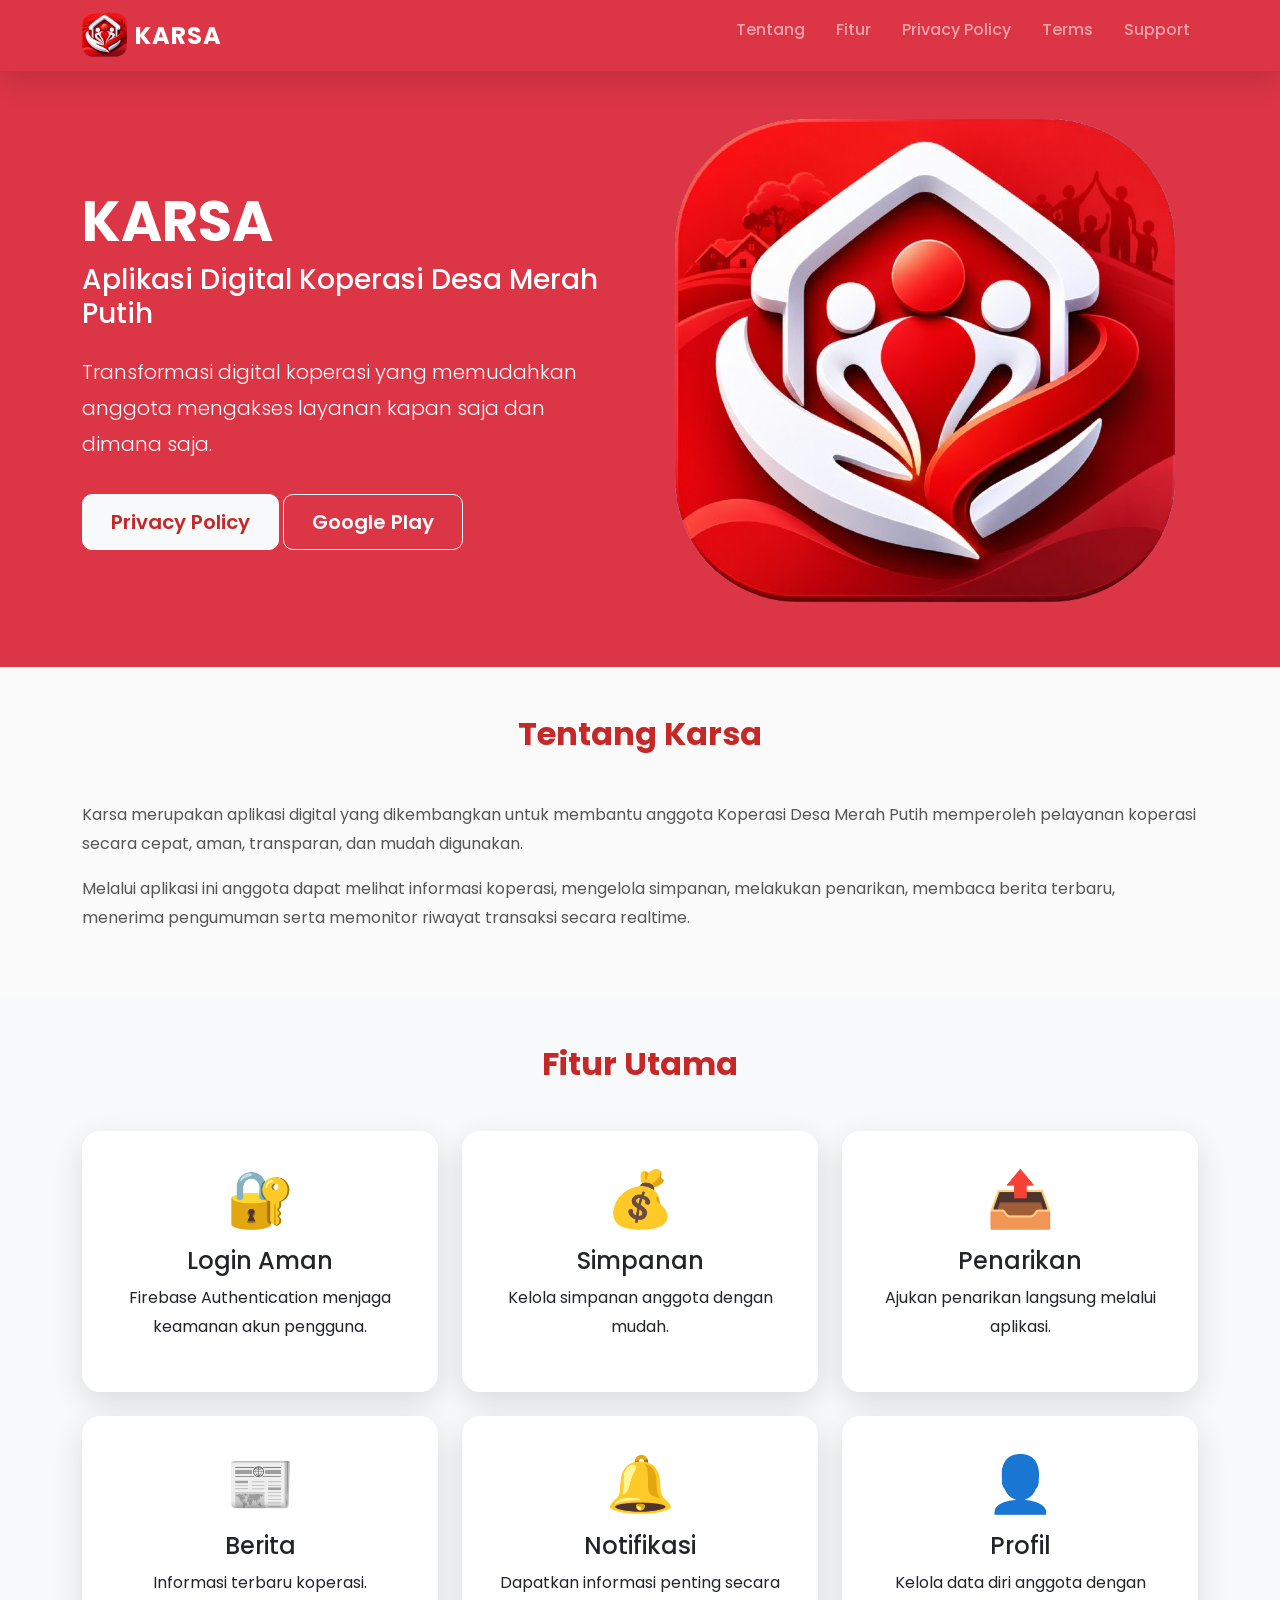
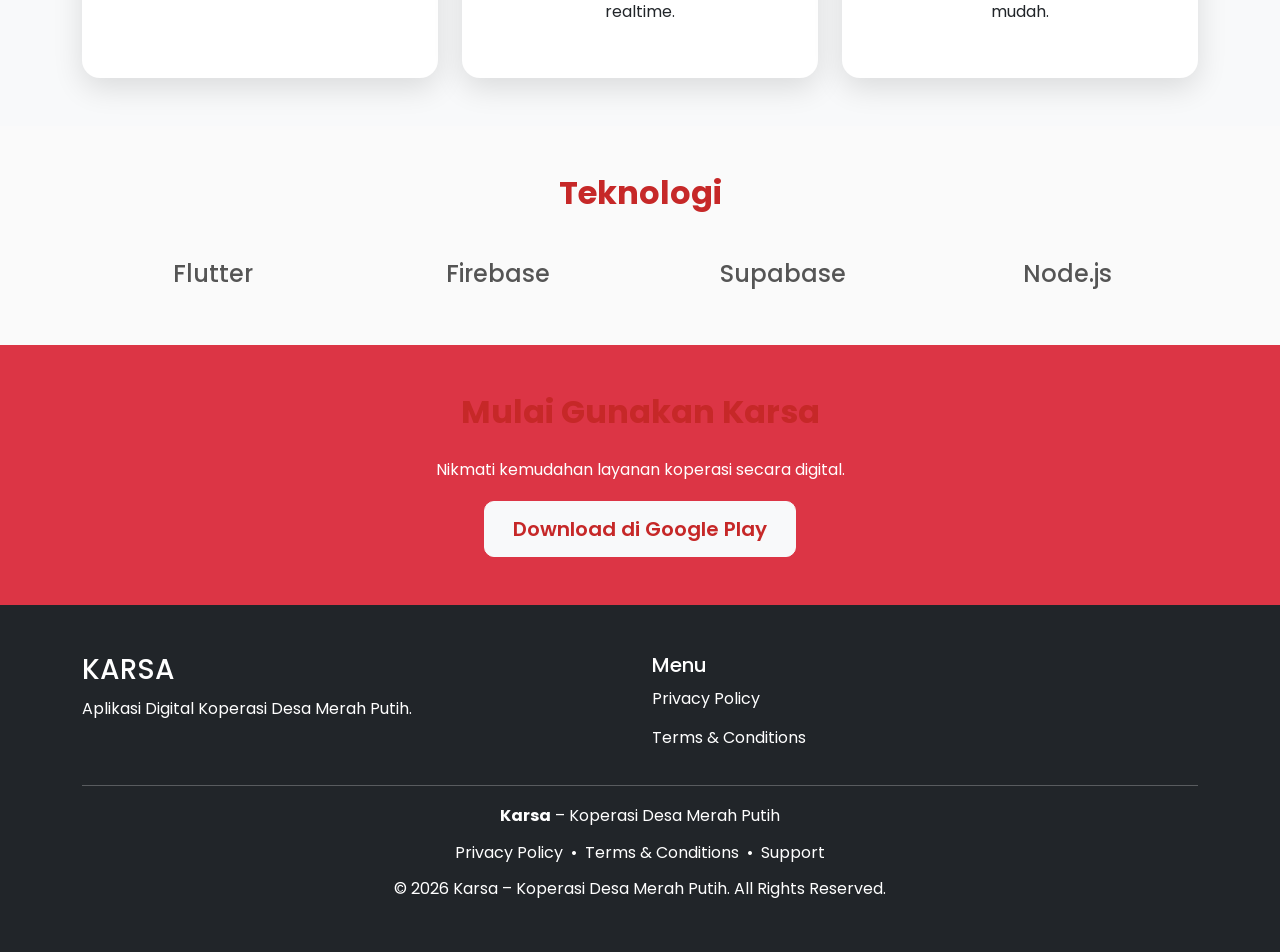
<file: index.html>
<!DOCTYPE html>
<html lang="id">

<head>

<meta charset="UTF-8">
<meta name="viewport" content="width=device-width, initial-scale=1">

<title>Karsa | Aplikasi Digital Koperasi Desa Merah Putih</title>

<meta name="description"
content="Karsa merupakan aplikasi digital Koperasi Desa Merah Putih yang memudahkan anggota dalam mengakses layanan koperasi secara cepat, aman dan transparan.">
<meta name="keywords" content="Karsa, Koperasi Desa Merah Putih, Koperasi Digital, Flutter, Firebase, Supabase">

<meta name="author" content="Koperasi Desa Merah Putih">

<meta name="theme-color" content="#C62828">

<meta property="og:title" content="Karsa">

<meta property="og:description"
content="Aplikasi Digital Koperasi Desa Merah Putih">

<meta property="og:image"
content="assets/logo.png">

<meta property="og:type"
content="website">

<meta property="og:locale"
content="id_ID">

<link rel="icon"
href="assets/logo.png">

<link rel="preconnect" href="https://fonts.googleapis.com">

<link href="https://fonts.googleapis.com/css2?family=Poppins:wght@300;400;500;600;700&display=swap" rel="stylesheet">

<link href="https://cdn.jsdelivr.net/npm/bootstrap@5.3.7/dist/css/bootstrap.min.css" rel="stylesheet">

<link rel="stylesheet" href="css/style.css">

</head>

<body>

<!-- Navbar -->

<nav class="navbar navbar-expand-lg navbar-dark bg-danger shadow">

<div class="container">

<a class="navbar-brand d-flex align-items-center" href="index.html">

<img
src="assets/logo.png"
height="45"
class="me-2"
alt="Logo Karsa - Koperasi Desa Merah Putih">

<span class="fw-bold fs-4">

KARSA

</span>

</a>

<button class="navbar-toggler"
type="button"
data-bs-toggle="collapse"
data-bs-target="#navbar">

<span class="navbar-toggler-icon"></span>

</button>

<div class="collapse navbar-collapse" id="navbar">

<ul class="navbar-nav ms-auto">

<li class="nav-item">

<a class="nav-link" href="#about">

Tentang

</a>

</li>

<li class="nav-item">

<a class="nav-link" href="#features">

Fitur

</a>

</li>

<li class="nav-item">

<a class="nav-link" href="privacy-policy.html">

Privacy Policy

</a>

</li>

<li class="nav-item">

<a class="nav-link"
href="terms-and-conditions.html">

Terms

</a>

</li>

<li class="nav-item">

<a class="nav-link"

href="support.html">

Support

</a>

</li>

</ul>

</div>

</div>

</nav>

<!-- Hero -->

<section class="bg-danger text-white py-5">

<div class="container">

<div class="row align-items-center">

<div class="col-lg-6">

<h1 class="display-4 fw-bold">

KARSA

</h1>

<h3 class="mb-4">

Aplikasi Digital

Koperasi Desa Merah Putih

</h3>

<p class="lead">

Transformasi digital koperasi yang memudahkan anggota mengakses layanan kapan saja dan dimana saja.

</p>

<a href="privacy-policy.html"
class="btn btn-light btn-lg mt-3">

Privacy Policy

</a>

<a href="#"
class="btn btn-outline-light btn-lg mt-3">

Google Play

</a>

</div>

<div class="col-lg-6 text-center">

<img
src="assets/logo.png"
class="img-fluid"
style="max-height:550px;"
alt="Preview Karsa - Aplikasi Digital Koperasi Desa Merah Putih">

</div>

</div>

</div>

</section>

<!-- About -->

<section id="about" class="py-5">

<div class="container">

<div class="row">

<div class="col-lg-12">

<h2 class="text-center mb-5">

Tentang Karsa

</h2>

<p>

Karsa merupakan aplikasi digital yang dikembangkan untuk membantu anggota Koperasi Desa Merah Putih memperoleh pelayanan koperasi secara cepat, aman, transparan, dan mudah digunakan.

</p>

<p>

Melalui aplikasi ini anggota dapat melihat informasi koperasi, mengelola simpanan, melakukan penarikan, membaca berita terbaru, menerima pengumuman serta memonitor riwayat transaksi secara realtime.

</p>

</div>

</div>

</div>

</section>

<!-- Features -->

<section id="features" class="bg-light py-5">

<div class="container">

<h2 class="text-center mb-5">

Fitur Utama

</h2>

<div class="row g-4">

<div class="col-md-4">

<div class="card border-0 shadow h-100">

<div class="card-body text-center">

<h1>🔐</h1>

<h4>Login Aman</h4>

<p>

Firebase Authentication menjaga keamanan akun pengguna.

</p>

</div>

</div>

</div>

<div class="col-md-4">

<div class="card border-0 shadow h-100">

<div class="card-body text-center">

<h1>💰</h1>

<h4>Simpanan</h4>

<p>

Kelola simpanan anggota dengan mudah.

</p>

</div>

</div>

</div>

<div class="col-md-4">

<div class="card border-0 shadow h-100">

<div class="card-body text-center">

<h1>📤</h1>

<h4>Penarikan</h4>

<p>

Ajukan penarikan langsung melalui aplikasi.

</p>

</div>

</div>

</div>

<div class="col-md-4">

<div class="card border-0 shadow h-100">

<div class="card-body text-center">

<h1>📰</h1>

<h4>Berita</h4>

<p>

Informasi terbaru koperasi.

</p>

</div>

</div>

</div>

<div class="col-md-4">

<div class="card border-0 shadow h-100">

<div class="card-body text-center">

<h1>🔔</h1>

<h4>Notifikasi</h4>

<p>

Dapatkan informasi penting secara realtime.

</p>

</div>

</div>

</div>

<div class="col-md-4">

<div class="card border-0 shadow h-100">

<div class="card-body text-center">

<h1>👤</h1>

<h4>Profil</h4>

<p>

Kelola data diri anggota dengan mudah.

</p>

</div>

</div>

</div>

</div>

</div>

</section>

<!-- Technology -->

<section class="py-5">

<div class="container">

<h2 class="text-center mb-5">

Teknologi

</h2>

<div class="row text-center">

<div class="col-md-3">

<h4>Flutter</h4>

</div>

<div class="col-md-3">

<h4>Firebase</h4>

</div>

<div class="col-md-3">

<h4>Supabase</h4>

</div>

<div class="col-md-3">

<h4>Node.js</h4>

</div>

</div>

</div>

</section>

<!-- CTA -->

<section class="bg-danger text-white py-5">

<div class="container text-center">

<h2>

Mulai Gunakan Karsa

</h2>

<p>

Nikmati kemudahan layanan koperasi secara digital.

</p>

<a href="#"
class="btn btn-light btn-lg">

Download di Google Play

</a>

</div>

</section>

<!-- Footer -->

<footer class="bg-dark text-white py-5">

<div class="container">

<div class="row">

<div class="col-md-6">

<h3>KARSA</h3>

<p>

Aplikasi Digital Koperasi Desa Merah Putih.

</p>

</div>

<div class="col-md-6">

<h5>Menu</h5>

<ul class="list-unstyled">

<li><a href="privacy-policy.html" class="text-white text-decoration-none">Privacy Policy</a></li>

<li><a href="terms-and-conditions.html" class="text-white text-decoration-none">Terms & Conditions</a></li>

</ul>

</div>

</div>

<hr>

<div class="text-center">

<div>
	<a href="index.html" class="text-white text-decoration-none fw-bold">Karsa</a> – Koperasi Desa Merah Putih
</div>

<div class="mt-2">
	<a href="privacy-policy.html" class="text-white text-decoration-none">Privacy Policy</a>
	&nbsp;•&nbsp;
	<a href="terms-and-conditions.html" class="text-white text-decoration-none">Terms & Conditions</a>
	&nbsp;•&nbsp;
	<a href="support.html" class="text-white text-decoration-none">Support</a>
</div>

<div class="mt-2">© 2026 Karsa – Koperasi Desa Merah Putih. All Rights Reserved.</div>

</div>

</div>

</footer>

<script src="https://cdn.jsdelivr.net/npm/bootstrap@5.3.7/dist/js/bootstrap.bundle.min.js"></script>

</body>

</html>
</file>
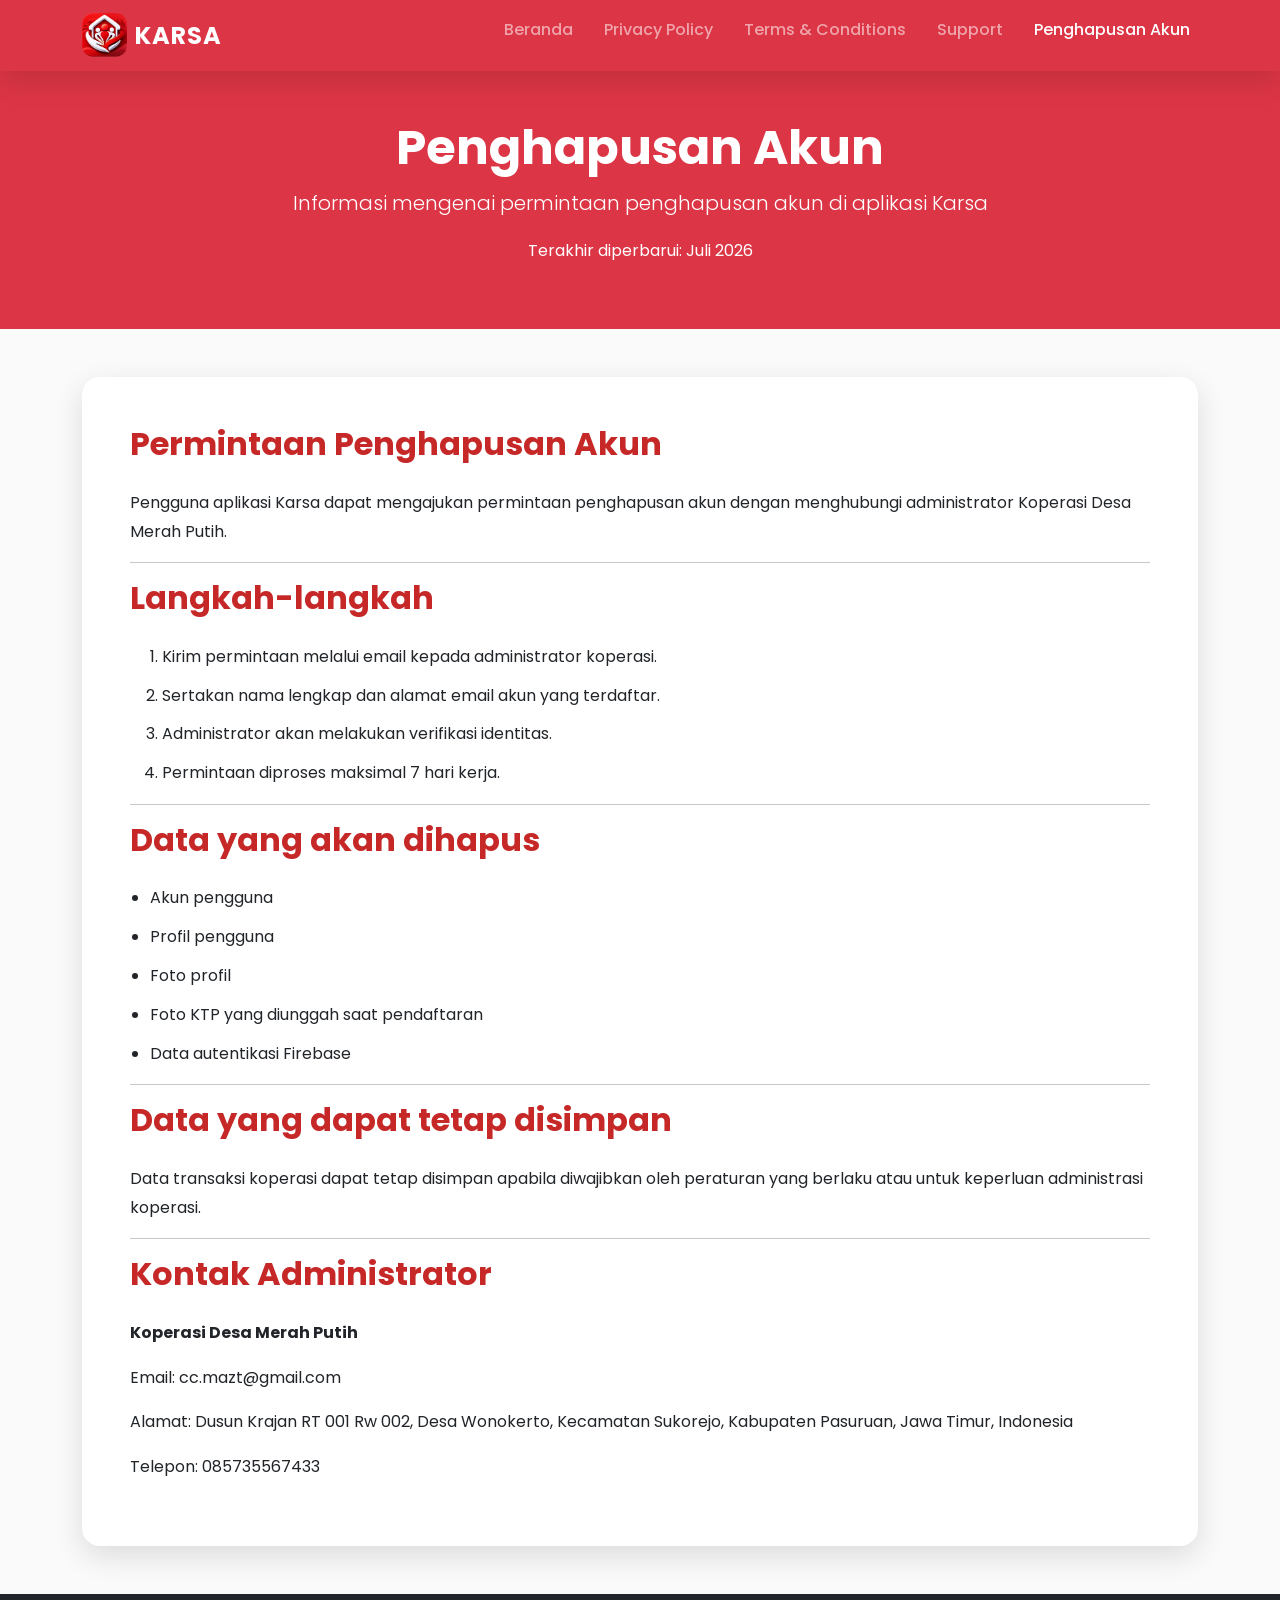
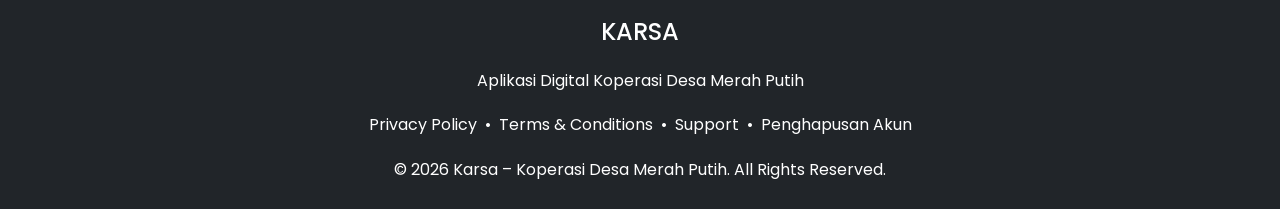
<file: account-deletion.html>
<!DOCTYPE html>
<html lang="id">

<head>

<meta charset="UTF-8">
<meta name="viewport" content="width=device-width, initial-scale=1">

<title>Penghapusan Akun | Karsa</title>

<meta name="description"
content="Informasi mengenai penghapusan akun aplikasi Karsa.">

<meta name="author" content="Koperasi Desa Merah Putih">

<meta name="theme-color" content="#C62828">

<link rel="preconnect" href="https://fonts.googleapis.com">

<link href="https://fonts.googleapis.com/css2?family=Poppins:wght@300;400;500;600;700&display=swap" rel="stylesheet">

<link href="https://cdn.jsdelivr.net/npm/bootstrap@5.3.7/dist/css/bootstrap.min.css" rel="stylesheet">

<link rel="stylesheet" href="css/style.css">

<link rel="icon" href="assets/logo.png">

</head>

<body>

<nav class="navbar navbar-expand-lg navbar-dark bg-danger shadow">

<div class="container">

<a class="navbar-brand d-flex align-items-center" href="index.html">

<img
src="assets/logo.png"
height="45"
class="me-2"
alt="Logo Karsa - Koperasi Desa Merah Putih">

<span class="fw-bold fs-4">

KARSA

</span>

</a>

<button class="navbar-toggler"
type="button"
data-bs-toggle="collapse"
data-bs-target="#navbar">

<span class="navbar-toggler-icon"></span>

</button>

<div class="collapse navbar-collapse" id="navbar">

<ul class="navbar-nav ms-auto">

<li class="nav-item">
<a class="nav-link" href="index.html">Beranda</a>
</li>

<li class="nav-item">
<a class="nav-link" href="privacy-policy.html">Privacy Policy</a>
</li>

<li class="nav-item">
<a class="nav-link" href="terms-and-conditions.html">Terms & Conditions</a>
</li>

<li class="nav-item">
<a class="nav-link" href="support.html">Support</a>
</li>

<li class="nav-item">
<a class="nav-link active" href="account-deletion.html">Penghapusan Akun</a>
</li>

</ul>

</div>

</div>

</nav>

<section class="bg-danger text-white py-5">

<div class="container text-center">

<h1 class="display-5 fw-bold">

Penghapusan Akun

</h1>

<p class="lead">

Informasi mengenai permintaan penghapusan akun di aplikasi Karsa

</p>

<p>

Terakhir diperbarui: Juli 2026

</p>

</div>

</section>

<section class="py-5">

<div class="container">

<div class="card border-0 shadow">

<div class="card-body p-5">

<h2>Permintaan Penghapusan Akun</h2>

<p>

Pengguna aplikasi Karsa dapat mengajukan permintaan penghapusan akun dengan menghubungi administrator Koperasi Desa Merah Putih.

</p>

<hr>

<h2>Langkah-langkah</h2>

<ol>
<li>Kirim permintaan melalui email kepada administrator koperasi.</li>
<li>Sertakan nama lengkap dan alamat email akun yang terdaftar.</li>
<li>Administrator akan melakukan verifikasi identitas.</li>
<li>Permintaan diproses maksimal 7 hari kerja.</li>
</ol>

<hr>

<h2>Data yang akan dihapus</h2>

<ul>
<li>Akun pengguna</li>
<li>Profil pengguna</li>
<li>Foto profil</li>
<li>Foto KTP yang diunggah saat pendaftaran</li>
<li>Data autentikasi Firebase</li>
</ul>

<hr>

<h2>Data yang dapat tetap disimpan</h2>

<p>

Data transaksi koperasi dapat tetap disimpan apabila diwajibkan oleh peraturan yang berlaku atau untuk keperluan administrasi koperasi.

</p>

<hr>

<h2>Kontak Administrator</h2>

<p>

<strong>Koperasi Desa Merah Putih</strong>

</p>

<p>

Email: cc.mazt@gmail.com

</p>

<p>

Alamat: Dusun Krajan RT 001 Rw 002, Desa Wonokerto, Kecamatan Sukorejo, Kabupaten Pasuruan, Jawa Timur, Indonesia

</p>

<p>

Telepon: 085735567433

</p>

</div>

</div>

</div>

</section>

<footer class="bg-dark text-white py-4">

<div class="container text-center">

<h4>KARSA</h4>

<p>

Aplikasi Digital Koperasi Desa Merah Putih

</p>

<p>

<a href="privacy-policy.html" class="text-white text-decoration-none">Privacy Policy</a>
&nbsp;•&nbsp;
<a href="terms-and-conditions.html" class="text-white text-decoration-none">Terms & Conditions</a>
&nbsp;•&nbsp;
<a href="support.html" class="text-white text-decoration-none">Support</a>
&nbsp;•&nbsp;
<a href="account-deletion.html" class="text-white text-decoration-none">Penghapusan Akun</a>

</p>

<div class="mt-2">© 2026 Karsa – Koperasi Desa Merah Putih. All Rights Reserved.</div>

</div>

</footer>

<script src="https://cdn.jsdelivr.net/npm/bootstrap@5.3.7/dist/js/bootstrap.bundle.min.js"></script>

</body>

</html>
</file>
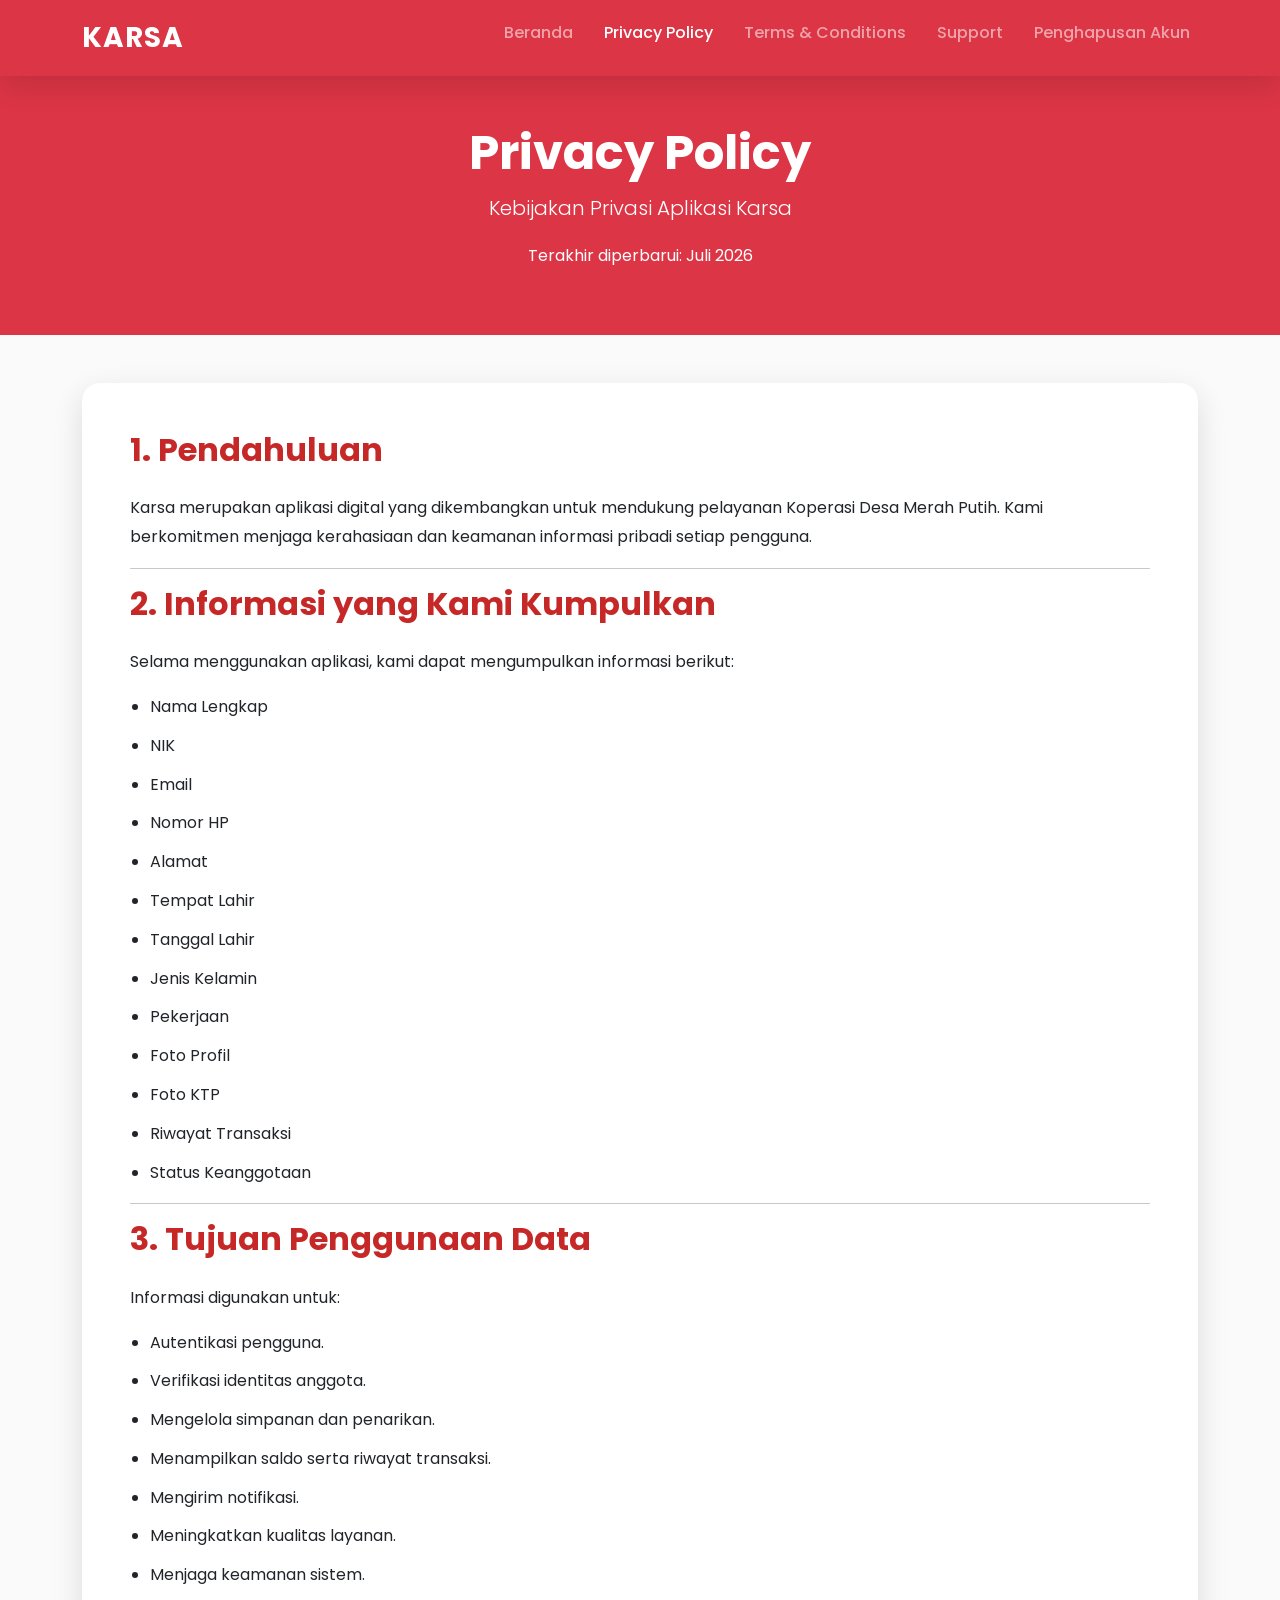
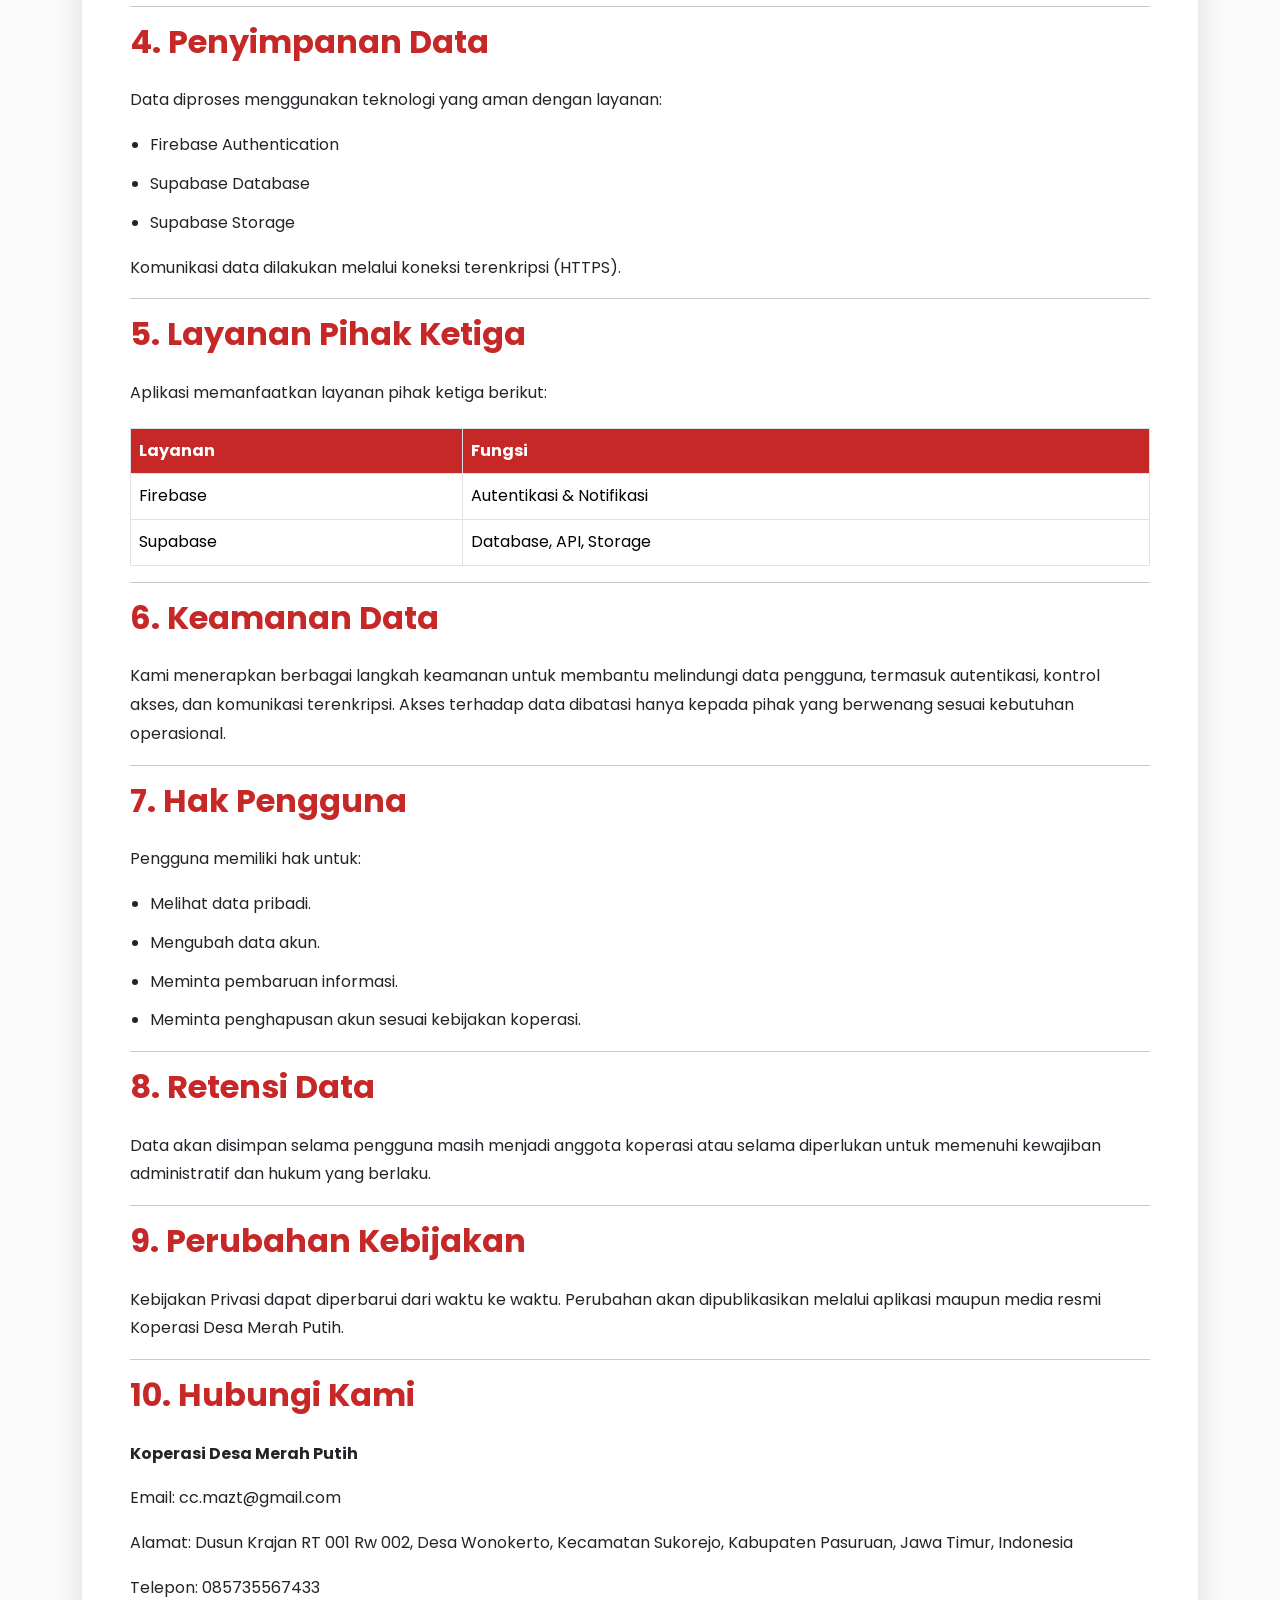
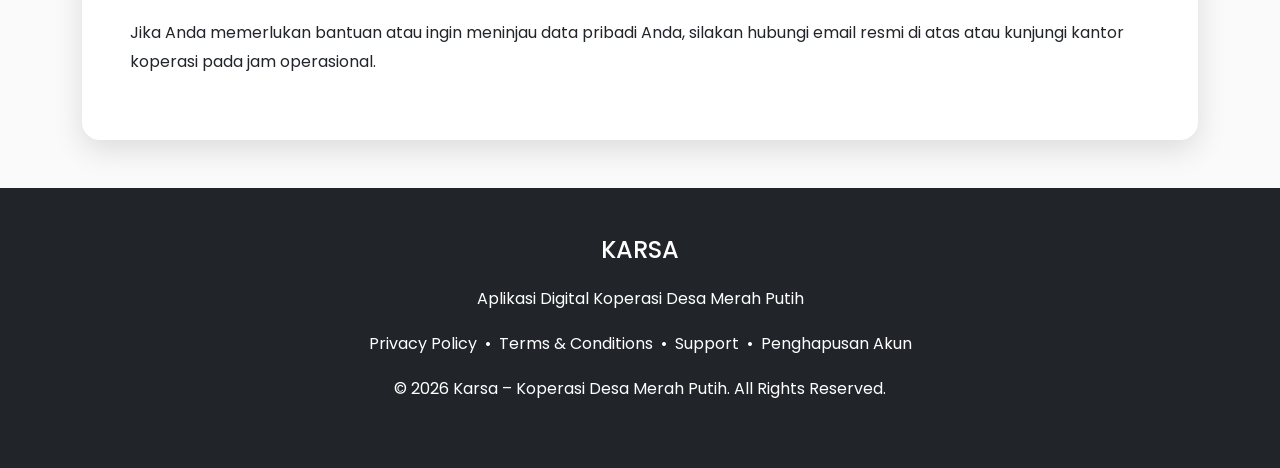
<file: privacy-policy.html>
<!DOCTYPE html>
<html lang="id">

<head>

<meta charset="UTF-8">
<meta name="viewport" content="width=device-width, initial-scale=1">

<title>Privacy Policy | Karsa</title>

<meta name="description"
content="Kebijakan Privasi resmi aplikasi Karsa.">

<meta name="author" content="Koperasi Desa Merah Putih">

<meta name="theme-color" content="#C62828">

<link rel="preconnect" href="https://fonts.googleapis.com">

<link href="https://fonts.googleapis.com/css2?family=Poppins:wght@300;400;500;600;700&display=swap" rel="stylesheet">

<link href="https://cdn.jsdelivr.net/npm/bootstrap@5.3.7/dist/css/bootstrap.min.css" rel="stylesheet">

<link rel="stylesheet" href="css/style.css">

<link rel="icon" href="assets/logo.png">

</head>

<body>

<!-- NAVBAR -->

<nav class="navbar navbar-expand-lg navbar-dark bg-danger shadow">

<div class="container">

<a class="navbar-brand fw-bold fs-3" href="index.html">

KARSA

</a>

<button class="navbar-toggler"
type="button"
data-bs-toggle="collapse"
data-bs-target="#navbar">

<span class="navbar-toggler-icon"></span>

</button>

<div class="collapse navbar-collapse" id="navbar">

<ul class="navbar-nav ms-auto">

<li class="nav-item">

<a class="nav-link" href="index.html">

Beranda

</a>

</li>

<li class="nav-item">

<a class="nav-link active"
href="privacy-policy.html">

Privacy Policy

</a>

</li>

<li class="nav-item">

<a class="nav-link"
href="terms-and-conditions.html">

Terms & Conditions

</a>

</li>

<li class="nav-item">

<a class="nav-link"
href="support.html">

Support

</a>

</li>

<li class="nav-item">

<a class="nav-link"
href="account-deletion.html">

Penghapusan Akun

</a>

</li>

</ul>

</div>

</div>

</nav>

<!-- HERO -->

<section class="bg-danger text-white py-5">

<div class="container text-center">

<h1 class="display-5 fw-bold">

Privacy Policy

</h1>

<p class="lead">

Kebijakan Privasi Aplikasi Karsa

</p>

<p>

Terakhir diperbarui:
Juli 2026

</p>

</div>

</section>

<!-- CONTENT -->

<section class="py-5">

<div class="container">

<div class="card border-0 shadow">

<div class="card-body p-5">

<h2>1. Pendahuluan</h2>

<p>

Karsa merupakan aplikasi digital yang dikembangkan untuk mendukung pelayanan Koperasi Desa Merah Putih. Kami berkomitmen menjaga kerahasiaan dan keamanan informasi pribadi setiap pengguna.

</p>

<hr>

<h2>2. Informasi yang Kami Kumpulkan</h2>

<p>

Selama menggunakan aplikasi, kami dapat mengumpulkan informasi berikut:

</p>

<ul>

<li>Nama Lengkap</li>

<li>NIK</li>

<li>Email</li>

<li>Nomor HP</li>

<li>Alamat</li>

<li>Tempat Lahir</li>

<li>Tanggal Lahir</li>

<li>Jenis Kelamin</li>

<li>Pekerjaan</li>

<li>Foto Profil</li>

<li>Foto KTP</li>

<li>Riwayat Transaksi</li>

<li>Status Keanggotaan</li>

</ul>

<hr>

<h2>3. Tujuan Penggunaan Data</h2>

<p>

Informasi digunakan untuk:

</p>

<ul>

<li>Autentikasi pengguna.</li>

<li>Verifikasi identitas anggota.</li>

<li>Mengelola simpanan dan penarikan.</li>

<li>Menampilkan saldo serta riwayat transaksi.</li>

<li>Mengirim notifikasi.</li>

<li>Meningkatkan kualitas layanan.</li>

<li>Menjaga keamanan sistem.</li>

</ul>

<hr>

<h2>4. Penyimpanan Data</h2>

<p>

Data diproses menggunakan teknologi yang aman dengan layanan:

</p>

<ul>

<li>Firebase Authentication</li>

<li>Supabase Database</li>

<li>Supabase Storage</li>

</ul>

<p>

Komunikasi data dilakukan melalui koneksi terenkripsi (HTTPS).

</p>

<hr>

<h2>5. Layanan Pihak Ketiga</h2>

<p>

Aplikasi memanfaatkan layanan pihak ketiga berikut:

</p>

<table class="table table-bordered">

<thead>

<tr>

<th>Layanan</th>

<th>Fungsi</th>

</tr>

</thead>

<tbody>

<tr>

<td>Firebase</td>

<td>Autentikasi & Notifikasi</td>

</tr>

<tr>

<td>Supabase</td>

<td>Database, API, Storage</td>

</tr>

</tbody>

</table>

<hr>

<h2>6. Keamanan Data</h2>

<p>

Kami menerapkan berbagai langkah keamanan untuk membantu melindungi data pengguna, termasuk autentikasi, kontrol akses, dan komunikasi terenkripsi. Akses terhadap data dibatasi hanya kepada pihak yang berwenang sesuai kebutuhan operasional.

</p>

<hr>

<h2>7. Hak Pengguna</h2>

<p>

Pengguna memiliki hak untuk:

</p>

<ul>

<li>Melihat data pribadi.</li>

<li>Mengubah data akun.</li>

<li>Meminta pembaruan informasi.</li>

<li>Meminta penghapusan akun sesuai kebijakan koperasi.</li>

</ul>

<hr>

<h2>8. Retensi Data</h2>

<p>

Data akan disimpan selama pengguna masih menjadi anggota koperasi atau selama diperlukan untuk memenuhi kewajiban administratif dan hukum yang berlaku.

</p>

<hr>

<h2>9. Perubahan Kebijakan</h2>

<p>

Kebijakan Privasi dapat diperbarui dari waktu ke waktu. Perubahan akan dipublikasikan melalui aplikasi maupun media resmi Koperasi Desa Merah Putih.

</p>

<hr>

<h2>10. Hubungi Kami</h2>

<p>

<strong>Koperasi Desa Merah Putih</strong>

</p>

<p>

Email: cc.mazt@gmail.com

</p>

<p>

Alamat: Dusun Krajan RT 001 Rw 002, Desa Wonokerto, Kecamatan Sukorejo, Kabupaten Pasuruan, Jawa Timur, Indonesia

</p>

<p>

Telepon: 085735567433

</p>

<p>
Jika Anda memerlukan bantuan atau ingin meninjau data pribadi Anda, silakan hubungi email resmi di atas atau kunjungi kantor koperasi pada jam operasional.
</p>

</div>

</div>

</div>

</section>

<!-- FOOTER -->

<footer class="bg-dark text-white py-5">

<div class="container text-center">

<h4>KARSA</h4>

<p>

Aplikasi Digital Koperasi Desa Merah Putih

</p>

<p>

<a href="privacy-policy.html" class="text-white text-decoration-none">Privacy Policy</a>
&nbsp;•&nbsp;
<a href="terms-and-conditions.html" class="text-white text-decoration-none">Terms & Conditions</a>
&nbsp;•&nbsp;
<a href="support.html" class="text-white text-decoration-none">Support</a>
&nbsp;•&nbsp;
<a href="account-deletion.html" class="text-white text-decoration-none">Penghapusan Akun</a>

<div class="mt-2">© 2026 Karsa – Koperasi Desa Merah Putih. All Rights Reserved.</div>

</p>

</div>

</footer>

<script src="https://cdn.jsdelivr.net/npm/bootstrap@5.3.7/dist/js/bootstrap.bundle.min.js"></script>

</body>

</html>
</file>
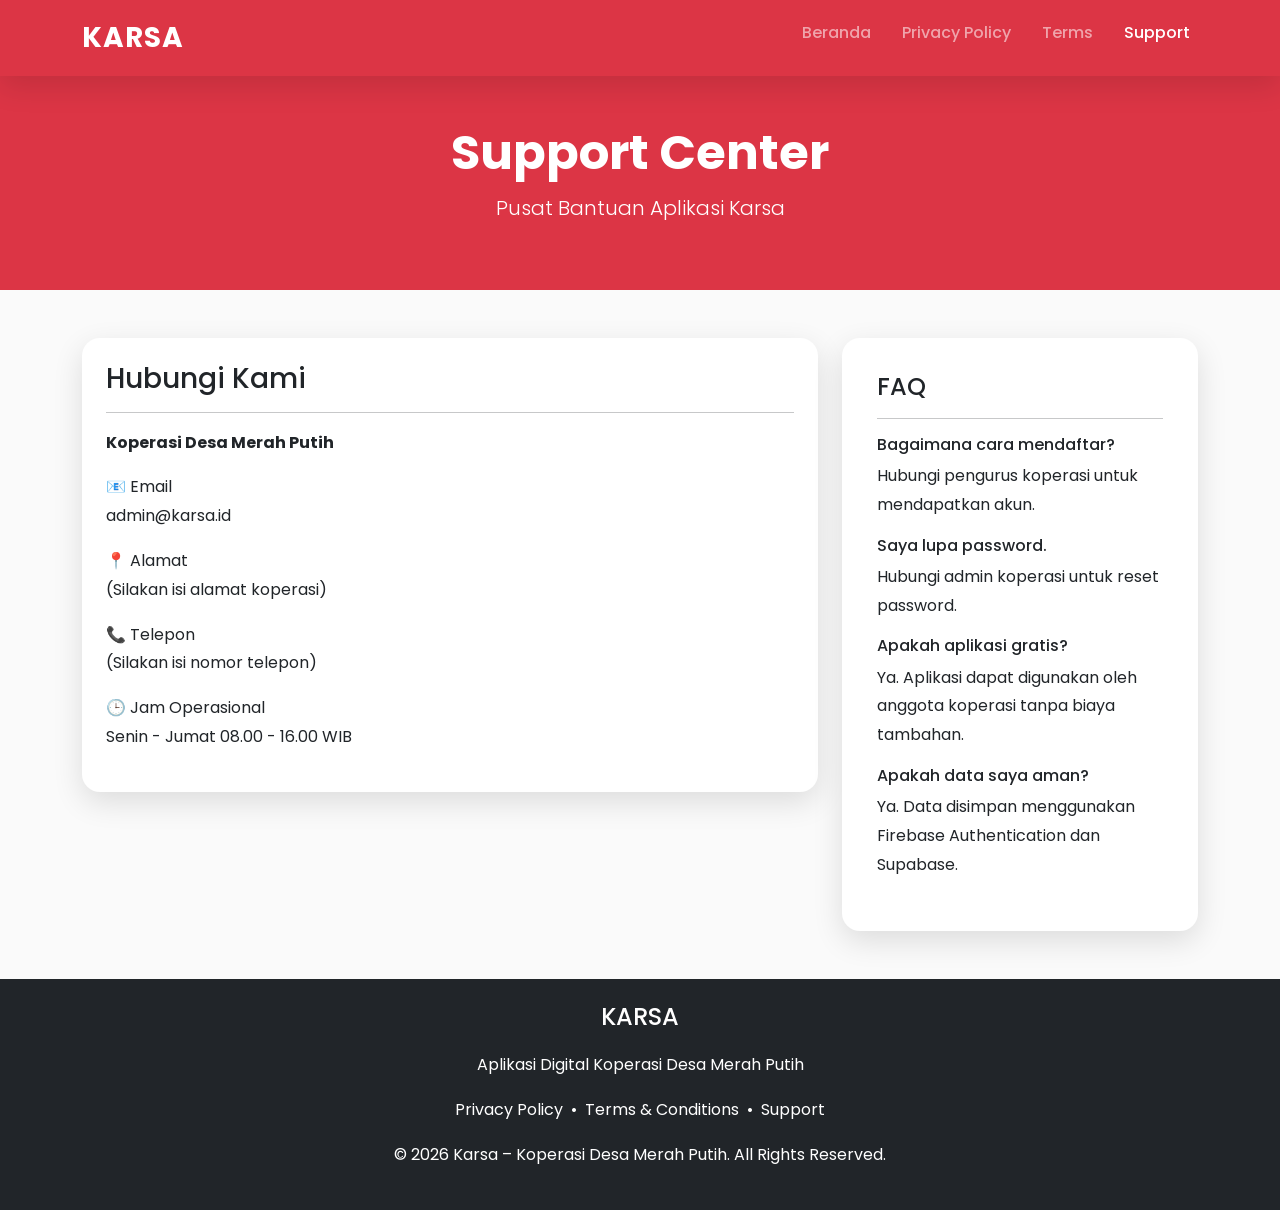
<file: support.html>
<!DOCTYPE html>
<html lang="id">

<head>

<meta charset="UTF-8">
<meta name="viewport" content="width=device-width, initial-scale=1">

<title>Support | Karsa</title>

<meta name="description"
content="Pusat Bantuan Aplikasi Karsa">

<meta name="author" content="Koperasi Desa Merah Putih">

<meta name="theme-color" content="#C62828">

<link rel="preconnect" href="https://fonts.googleapis.com">

<link href="https://fonts.googleapis.com/css2?family=Poppins:wght@300;400;500;600;700&display=swap" rel="stylesheet">

<link href="https://cdn.jsdelivr.net/npm/bootstrap@5.3.7/dist/css/bootstrap.min.css" rel="stylesheet">

<link rel="stylesheet" href="css/style.css">

<link rel="icon" href="assets/logo.png">

</head>

<body>

<nav class="navbar navbar-expand-lg navbar-dark bg-danger shadow">

<div class="container">

<a class="navbar-brand fw-bold fs-3" href="index.html">

KARSA

</a>

<button class="navbar-toggler"
type="button"
data-bs-toggle="collapse"
data-bs-target="#navbarNav">

<span class="navbar-toggler-icon"></span>

</button>

<div class="collapse navbar-collapse" id="navbarNav">

<ul class="navbar-nav ms-auto">

<li class="nav-item">
<a class="nav-link" href="index.html">Beranda</a>
</li>

<li class="nav-item">
<a class="nav-link" href="privacy-policy.html">Privacy Policy</a>
</li>

<li class="nav-item">
<a class="nav-link" href="terms-and-conditions.html">Terms</a>
</li>

<li class="nav-item">
<a class="nav-link active" href="support.html">Support</a>
</li>

</ul>

</div>

</div>

</nav>

<section class="bg-danger text-white py-5">

<div class="container text-center">

<h1 class="display-5 fw-bold">

Support Center

</h1>

<p class="lead">

Pusat Bantuan Aplikasi Karsa

</p>

</div>

</section>

<section class="py-5">

<div class="container">

<div class="row">

<div class="col-lg-8">

<div class="card shadow border-0">

<div class="card-body p-4">

<h3>Hubungi Kami</h3>

<hr>

<p>

<strong>Koperasi Desa Merah Putih</strong>

</p>

<p>

📧 Email

<br>

admin@karsa.id

</p>

<p>

📍 Alamat

<br>

(Silakan isi alamat koperasi)

</p>

<p>

📞 Telepon

<br>

(Silakan isi nomor telepon)

</p>

<p>

🕒 Jam Operasional

<br>

Senin - Jumat

08.00 - 16.00 WIB

</p>

</div>

</div>

</div>

<div class="col-lg-4">

<div class="card shadow border-0">

<div class="card-body">

<h4>FAQ</h4>

<hr>

<h6>Bagaimana cara mendaftar?</h6>

<p>

Hubungi pengurus koperasi untuk mendapatkan akun.

</p>

<h6>Saya lupa password.</h6>

<p>

Hubungi admin koperasi untuk reset password.

</p>

<h6>Apakah aplikasi gratis?</h6>

<p>

Ya. Aplikasi dapat digunakan oleh anggota koperasi tanpa biaya tambahan.

</p>

<h6>Apakah data saya aman?</h6>

<p>

Ya. Data disimpan menggunakan Firebase Authentication dan Supabase.

</p>

</div>

</div>

</div>

</div>

</div>

</section>

<footer class="bg-dark text-white py-4">

<div class="container text-center">

<h4>KARSA</h4>

<p>

Aplikasi Digital Koperasi Desa Merah Putih

</p>

<p>

<a href="privacy-policy.html" class="text-white text-decoration-none">Privacy Policy</a>
&nbsp;•&nbsp;
<a href="terms-and-conditions.html" class="text-white text-decoration-none">Terms & Conditions</a>
&nbsp;•&nbsp;
<a href="support.html" class="text-white text-decoration-none">Support</a>

<div class="mt-2">© 2026 Karsa – Koperasi Desa Merah Putih. All Rights Reserved.</div>

</p>

</div>

</footer>

<script src="https://cdn.jsdelivr.net/npm/bootstrap@5.3.7/dist/js/bootstrap.bundle.min.js"></script>

</body>

</html>
</file>
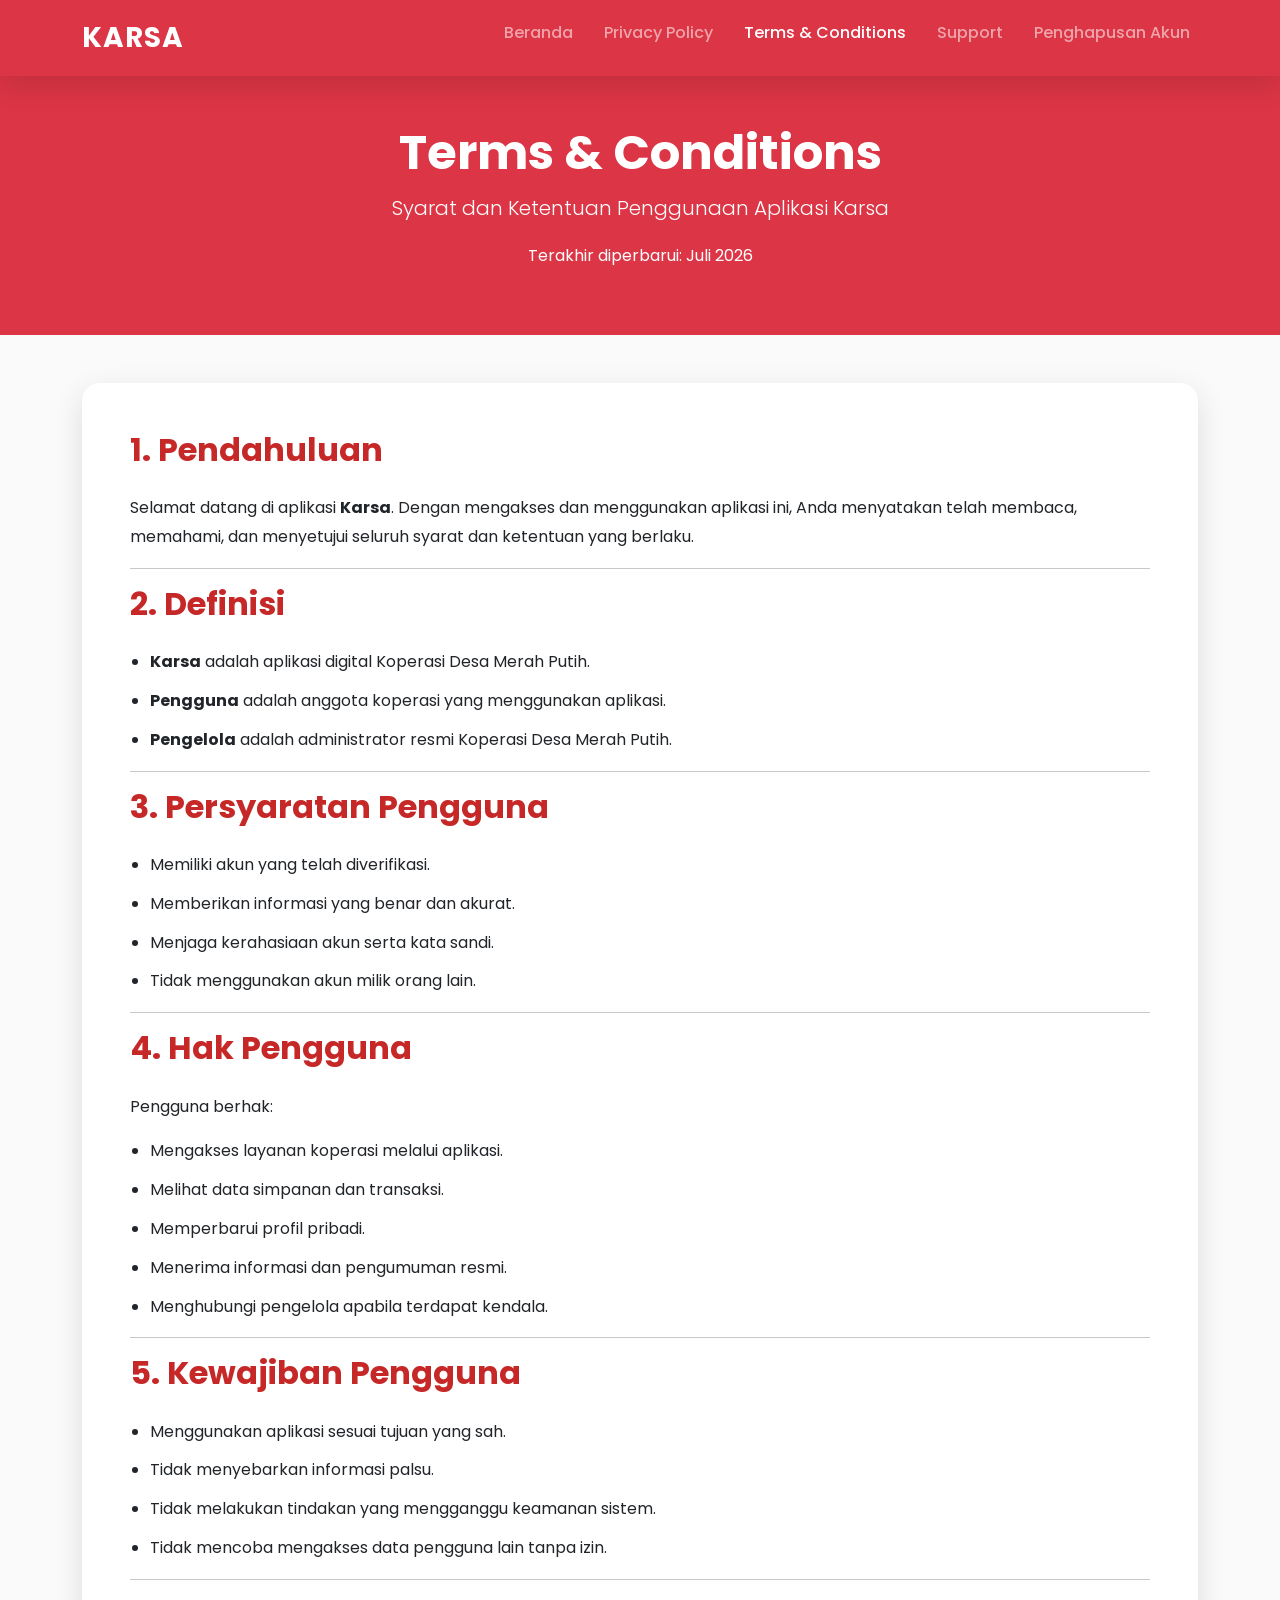
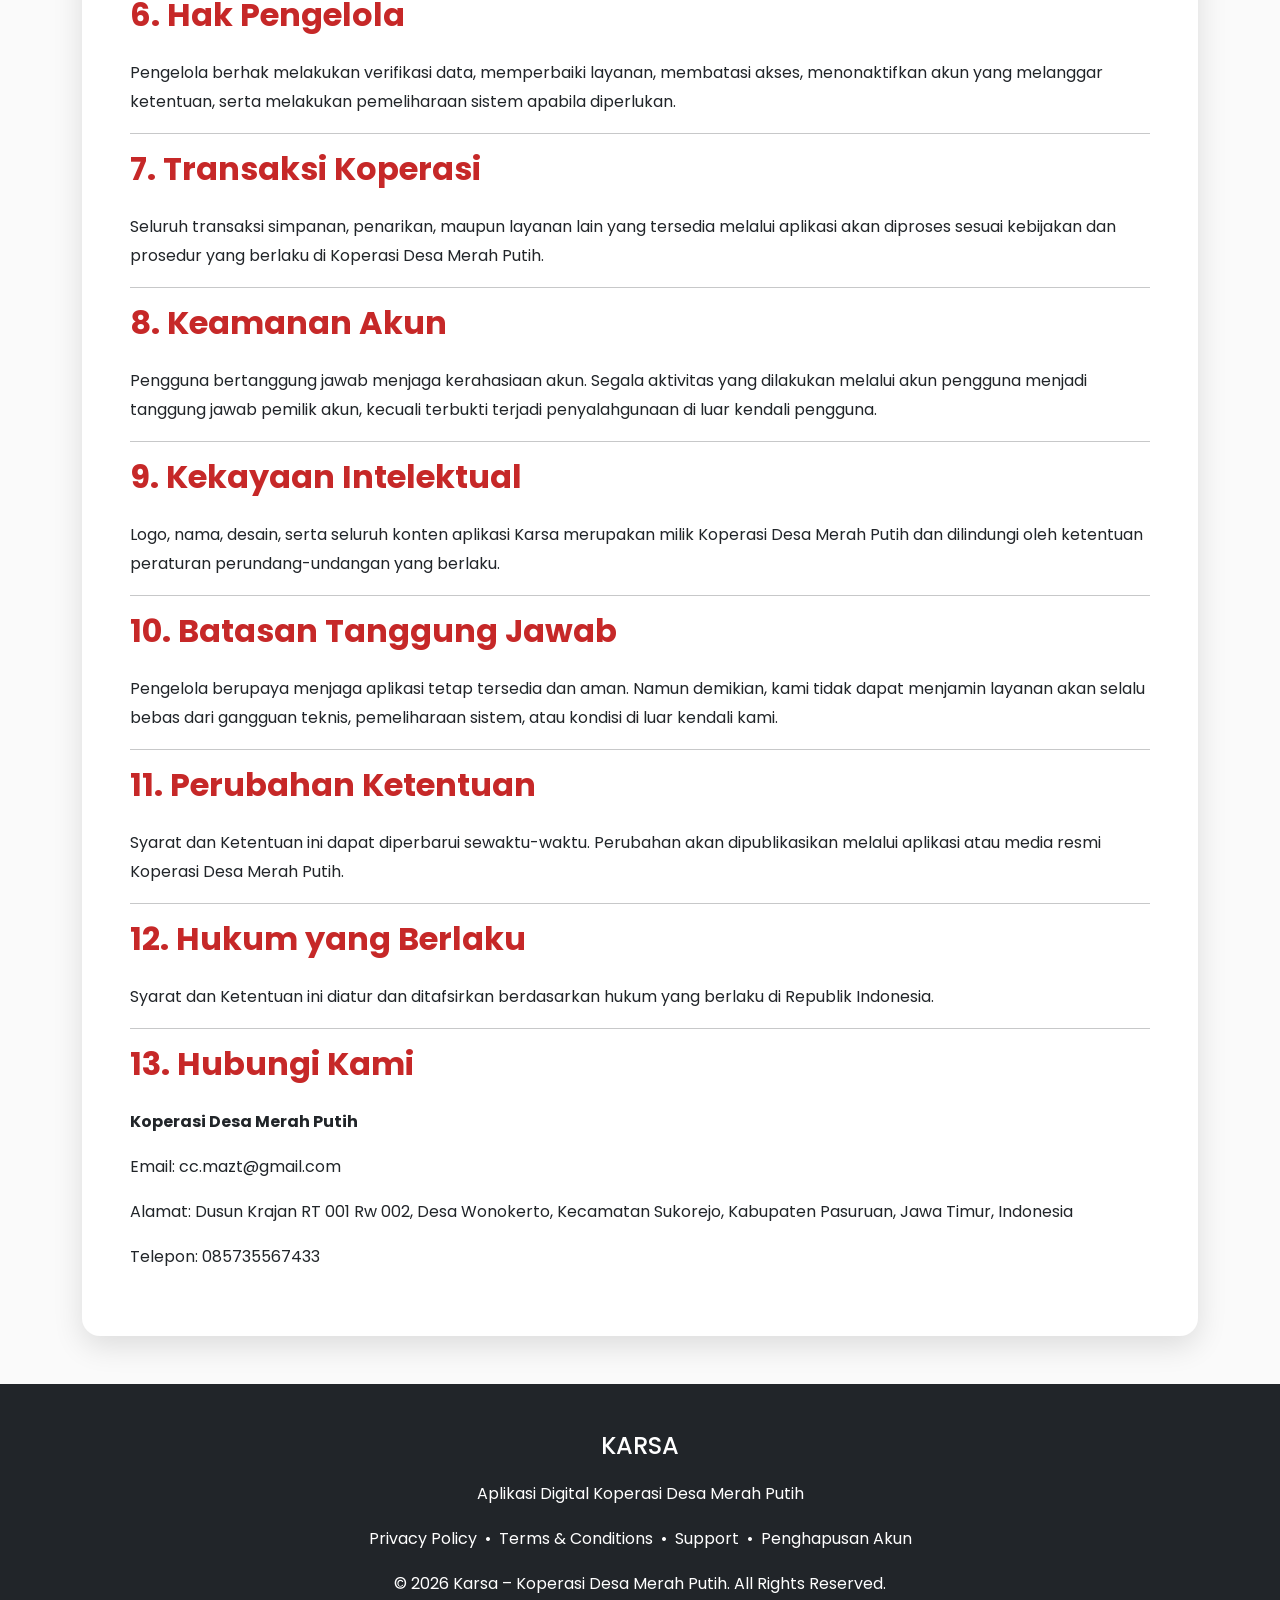
<file: terms-and-conditions.html>
<!DOCTYPE html>
<html lang="id">

<head>

<meta charset="UTF-8">
<meta name="viewport" content="width=device-width, initial-scale=1">

<title>Terms & Conditions | Karsa</title>

<meta name="description"
content="Syarat dan Ketentuan penggunaan aplikasi Karsa.">

<meta name="author" content="Koperasi Desa Merah Putih">

<meta name="theme-color" content="#C62828">

<link rel="preconnect" href="https://fonts.googleapis.com">

<link href="https://fonts.googleapis.com/css2?family=Poppins:wght@300;400;500;600;700&display=swap" rel="stylesheet">

<link href="https://cdn.jsdelivr.net/npm/bootstrap@5.3.7/dist/css/bootstrap.min.css" rel="stylesheet">

<link rel="stylesheet" href="css/style.css">

<link rel="icon" href="assets/logo.png">

</head>

<body>

<!-- NAVBAR -->

<nav class="navbar navbar-expand-lg navbar-dark bg-danger shadow">

<div class="container">

<a class="navbar-brand fw-bold fs-3" href="index.html">

KARSA

</a>

<button
class="navbar-toggler"
type="button"
data-bs-toggle="collapse"
data-bs-target="#navbarNav">

<span class="navbar-toggler-icon"></span>

</button>

<div class="collapse navbar-collapse" id="navbarNav">

<ul class="navbar-nav ms-auto">

<li class="nav-item">

<a class="nav-link" href="index.html">

Beranda

</a>

</li>

<li class="nav-item">

<a class="nav-link" href="privacy-policy.html">

Privacy Policy

</a>

</li>

<li class="nav-item">

<a class="nav-link active" href="terms-and-conditions.html">

Terms & Conditions

</a>

</li>

<li class="nav-item">

<a class="nav-link" href="support.html">

Support

</a>

</li>

<li class="nav-item">

<a class="nav-link" href="account-deletion.html">

Penghapusan Akun

</a>

</li>

</ul>

</div>

</div>

</nav>

<!-- HERO -->

<section class="bg-danger text-white py-5">

<div class="container text-center">

<h1 class="display-5 fw-bold">

Terms & Conditions

</h1>

<p class="lead">

Syarat dan Ketentuan Penggunaan Aplikasi Karsa

</p>

<p>

Terakhir diperbarui: Juli 2026

</p>

</div>

</section>

<!-- CONTENT -->

<section class="py-5">

<div class="container">

<div class="card border-0 shadow">

<div class="card-body p-5">

<h2>1. Pendahuluan</h2>

<p>

Selamat datang di aplikasi <strong>Karsa</strong>. Dengan mengakses dan menggunakan aplikasi ini, Anda menyatakan telah membaca, memahami, dan menyetujui seluruh syarat dan ketentuan yang berlaku.

</p>

<hr>

<h2>2. Definisi</h2>

<ul>

<li><strong>Karsa</strong> adalah aplikasi digital Koperasi Desa Merah Putih.</li>

<li><strong>Pengguna</strong> adalah anggota koperasi yang menggunakan aplikasi.</li>

<li><strong>Pengelola</strong> adalah administrator resmi Koperasi Desa Merah Putih.</li>

</ul>

<hr>

<h2>3. Persyaratan Pengguna</h2>

<ul>

<li>Memiliki akun yang telah diverifikasi.</li>

<li>Memberikan informasi yang benar dan akurat.</li>

<li>Menjaga kerahasiaan akun serta kata sandi.</li>

<li>Tidak menggunakan akun milik orang lain.</li>

</ul>

<hr>

<h2>4. Hak Pengguna</h2>

<p>

Pengguna berhak:

</p>

<ul>

<li>Mengakses layanan koperasi melalui aplikasi.</li>

<li>Melihat data simpanan dan transaksi.</li>

<li>Memperbarui profil pribadi.</li>

<li>Menerima informasi dan pengumuman resmi.</li>

<li>Menghubungi pengelola apabila terdapat kendala.</li>

</ul>

<hr>

<h2>5. Kewajiban Pengguna</h2>

<ul>

<li>Menggunakan aplikasi sesuai tujuan yang sah.</li>

<li>Tidak menyebarkan informasi palsu.</li>

<li>Tidak melakukan tindakan yang mengganggu keamanan sistem.</li>

<li>Tidak mencoba mengakses data pengguna lain tanpa izin.</li>

</ul>

<hr>

<h2>6. Hak Pengelola</h2>

<p>

Pengelola berhak melakukan verifikasi data, memperbaiki layanan, membatasi akses, menonaktifkan akun yang melanggar ketentuan, serta melakukan pemeliharaan sistem apabila diperlukan.

</p>

<hr>

<h2>7. Transaksi Koperasi</h2>

<p>

Seluruh transaksi simpanan, penarikan, maupun layanan lain yang tersedia melalui aplikasi akan diproses sesuai kebijakan dan prosedur yang berlaku di Koperasi Desa Merah Putih.

</p>

<hr>

<h2>8. Keamanan Akun</h2>

<p>

Pengguna bertanggung jawab menjaga kerahasiaan akun. Segala aktivitas yang dilakukan melalui akun pengguna menjadi tanggung jawab pemilik akun, kecuali terbukti terjadi penyalahgunaan di luar kendali pengguna.

</p>

<hr>

<h2>9. Kekayaan Intelektual</h2>

<p>

Logo, nama, desain, serta seluruh konten aplikasi Karsa merupakan milik Koperasi Desa Merah Putih dan dilindungi oleh ketentuan peraturan perundang-undangan yang berlaku.

</p>

<hr>

<h2>10. Batasan Tanggung Jawab</h2>

<p>

Pengelola berupaya menjaga aplikasi tetap tersedia dan aman. Namun demikian, kami tidak dapat menjamin layanan akan selalu bebas dari gangguan teknis, pemeliharaan sistem, atau kondisi di luar kendali kami.

</p>

<hr>

<h2>11. Perubahan Ketentuan</h2>

<p>

Syarat dan Ketentuan ini dapat diperbarui sewaktu-waktu. Perubahan akan dipublikasikan melalui aplikasi atau media resmi Koperasi Desa Merah Putih.

</p>

<hr>

<h2>12. Hukum yang Berlaku</h2>

<p>

Syarat dan Ketentuan ini diatur dan ditafsirkan berdasarkan hukum yang berlaku di Republik Indonesia.

</p>

<hr>

<h2>13. Hubungi Kami</h2>

<p>

<strong>Koperasi Desa Merah Putih</strong>

</p>

<p>

Email: cc.mazt@gmail.com

</p>

<p>

Alamat: Dusun Krajan RT 001 Rw 002, Desa Wonokerto, Kecamatan Sukorejo, Kabupaten Pasuruan, Jawa Timur, Indonesia

</p>

<p>

Telepon: 085735567433

</p>

</div>

</div>

</div>

</section>

<!-- FOOTER -->

<footer class="bg-dark text-white py-5">

<div class="container text-center">

<h4>KARSA</h4>

<p>

Aplikasi Digital Koperasi Desa Merah Putih

</p>

<p>

<a href="privacy-policy.html" class="text-white text-decoration-none">Privacy Policy</a>
&nbsp;•&nbsp;
<a href="terms-and-conditions.html" class="text-white text-decoration-none">Terms & Conditions</a>
&nbsp;•&nbsp;
<a href="support.html" class="text-white text-decoration-none">Support</a>
&nbsp;•&nbsp;
<a href="account-deletion.html" class="text-white text-decoration-none">Penghapusan Akun</a>

<div class="mt-2">© 2026 Karsa – Koperasi Desa Merah Putih. All Rights Reserved.</div>

</p>

</div>

</footer>

<script src="https://cdn.jsdelivr.net/npm/bootstrap@5.3.7/dist/js/bootstrap.bundle.min.js"></script>

</body>

</html>
</file>
<file: css/style.css>
/* ==========================================================
   KARSA WEBSITE
   Version 1.0
========================================================== */

@import url('https://fonts.googleapis.com/css2?family=Poppins:wght@300;400;500;600;700;800&display=swap');

:root{

    --primary:#C62828;
    --primary-dark:#B71C1C;
    --secondary:#F5F5F5;
    --dark:#212529;
    --white:#FFFFFF;
    --text:#555555;

}

*{

    margin:0;
    padding:0;
    box-sizing:border-box;

}

html{

    scroll-behavior:smooth;

}

body{

    font-family:'Poppins',sans-serif;
    background:#fafafa;
    color:var(--text);
    line-height:1.8;

}

/* ===========================
Navbar
=========================== */

.navbar{

    transition:.3s;

}

.navbar-brand{

    font-weight:700;
    font-size:28px;
    letter-spacing:1px;

}

.nav-link{

    font-weight:500;
    margin-left:15px;

}

.nav-link:hover{

    color:#FFD54F !important;

}

/* ===========================
Hero
=========================== */

header,
.hero{

    background:linear-gradient(135deg,#C62828,#B71C1C);

    color:white;

    padding:90px 20px;

    text-align:center;

}

header h1,
.hero h1{

    font-size:52px;

    font-weight:700;

}

header p,
.hero p{

    font-size:20px;

    opacity:.95;

}

/* ===========================
Section
=========================== */

section{

    padding:80px 0;

}

section h2{

    color:var(--primary);

    font-weight:700;

    margin-bottom:25px;

}

/* ===========================
Container
=========================== */

.container{

    max-width:1140px;

}

/* ===========================
Card
=========================== */

.card{

    border:none;

    border-radius:18px;

    transition:.3s;

}

.card:hover{

    transform:translateY(-8px);

    box-shadow:0 15px 35px rgba(0,0,0,.15);

}

.card-body{

    padding:35px;

}

/* ===========================
Buttons
=========================== */

.btn{

    border-radius:10px;

    padding:12px 28px;

    font-weight:600;

}

.btn-danger{

    background:#C62828;

    border:none;

}

.btn-danger:hover{

    background:#A81414;

}

.btn-light{

    color:#C62828;

}

/* ===========================
Feature Icons
=========================== */

.card h1{

    font-size:55px;

    margin-bottom:15px;

}

/* ===========================
Table
=========================== */

.table{

    margin-top:20px;

}

.table th{

    background:#C62828;

    color:white;

}

.table td{

    vertical-align:middle;

}

/* ===========================
Lists
=========================== */

ul{

    padding-left:20px;

}

li{

    margin-bottom:10px;

}

/* ===========================
Footer
=========================== */

footer{

    background:#212529;

    color:white;

    padding:60px 20px;

}

footer h4{

    margin-bottom:20px;

}

footer a{

    color:white;

    text-decoration:none;

}

footer a:hover{

    color:#FFD54F;

}

/* ===========================
Shadow
=========================== */

.shadow{

    box-shadow:0 10px 30px rgba(0,0,0,.12)!important;

}

/* ===========================
Images
=========================== */

img{

    max-width:100%;

}

/* ===========================
FAQ
=========================== */

.accordion-button{

    font-weight:600;

}

/* ===========================
Support Card
=========================== */

.support-card{

    border-left:5px solid #C62828;

}

/* ===========================
Responsive
=========================== */

@media(max-width:992px){

header h1{

font-size:42px;

}

.hero h1{

font-size:42px;

}

}

@media(max-width:768px){

header{

padding:70px 20px;

}

header h1{

font-size:34px;

}

.hero h1{

font-size:34px;

}

section{

padding:60px 0;

}

.navbar-brand{

font-size:24px;

}

.card-body{

padding:25px;

}

}

@media(max-width:576px){

header h1{

font-size:28px;

}

.hero h1{

font-size:28px;

}

header p{

font-size:16px;

}

.hero p{

font-size:16px;

}

.btn{

width:100%;

margin-bottom:10px;

}

}

/* ===========================
Animation
=========================== */

.fade-up{

animation:fadeUp .8s ease;

}

@keyframes fadeUp{

from{

opacity:0;

transform:translateY(40px);

}

to{

opacity:1;

transform:translateY(0);

}

}
</file>
